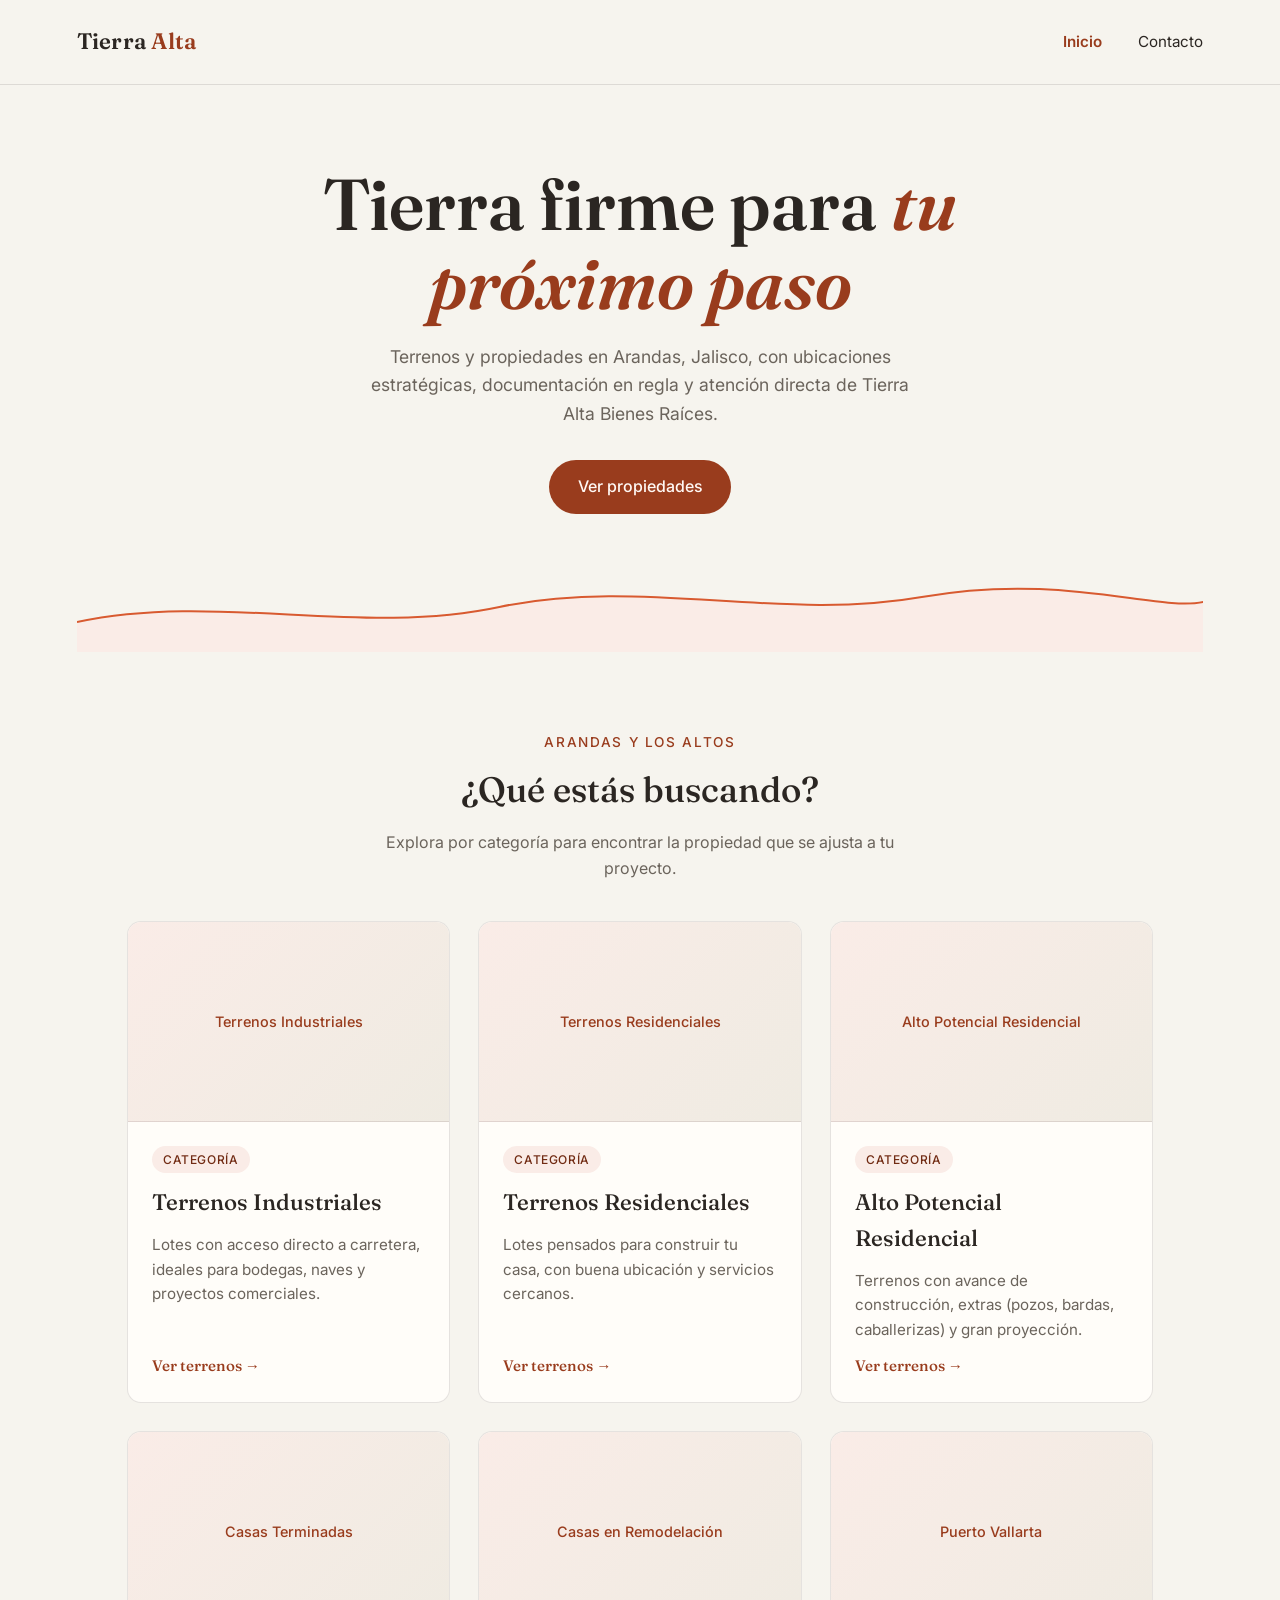
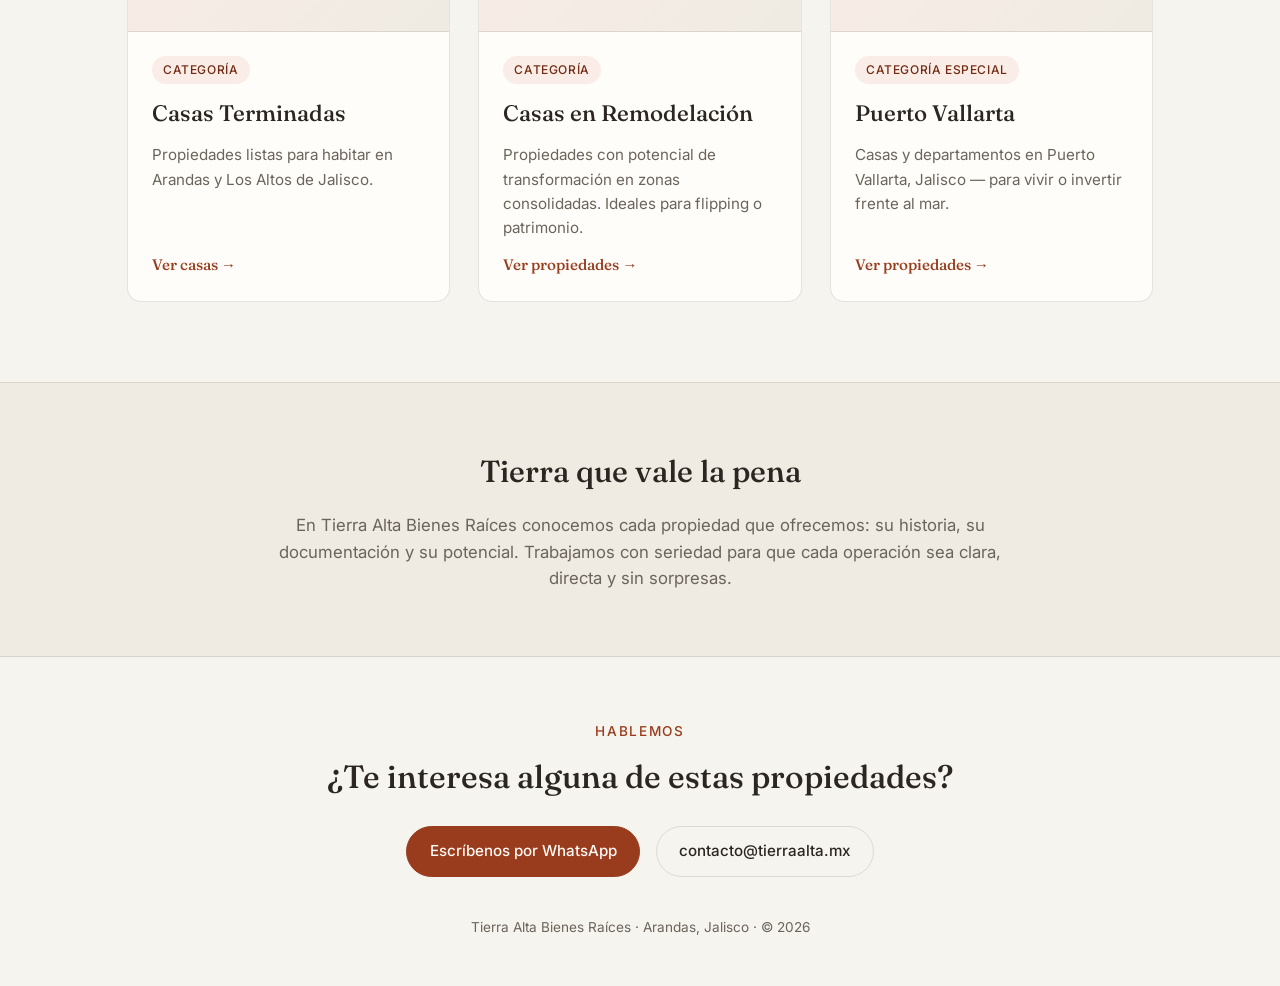
<file: index.html>
<!DOCTYPE html>
<html lang="es-MX">
<head>
<meta charset="UTF-8">
<meta name="viewport" content="width=device-width, initial-scale=1.0">
<title>Tierra Alta Bienes Raíces | Terrenos y propiedades en Arandas, Jalisco</title>
<meta name="description" content="Terrenos y propiedades en Arandas, Jalisco: lotes industriales, residenciales, de alto potencial, casas terminadas y propiedades en Puerto Vallarta.">
<link rel="preconnect" href="https://fonts.googleapis.com">
<link rel="preconnect" href="https://fonts.gstatic.com" crossorigin>
<link href="https://fonts.googleapis.com/css2?family=Fraunces:opsz,wght@9..144,400;9..144,500;9..144,600&family=Inter:wght@400;500;600&display=swap" rel="stylesheet">
<link rel="stylesheet" href="styles.css">
</head>
<body>

<header>
  <a class="logo" href="index.html">Tierra <span>Alta</span></a>
  <nav>
    <a href="index.html" class="active">Inicio</a>
    <a href="#contacto">Contacto</a>
  </nav>
</header>

<section class="hero hero-lg">
  <h1>Tierra firme para <em>tu próximo paso</em></h1>
  <p>Terrenos y propiedades en Arandas, Jalisco, con ubicaciones estratégicas, documentación en regla y atención directa de Tierra Alta Bienes Raíces.</p>
  <a href="#categorias" class="hero-cta">Ver propiedades</a>

  <svg class="horizon" viewBox="0 0 1200 90" preserveAspectRatio="none" aria-hidden="true">
    <path class="fill" d="M0,60 C150,30 300,75 450,45 C600,15 750,60 900,35 C1050,10 1150,50 1200,40 L1200,90 L0,90 Z"></path>
    <path d="M0,60 C150,30 300,75 450,45 C600,15 750,60 900,35 C1050,10 1150,50 1200,40"></path>
  </svg>
</section>

<section class="content" id="categorias">
  <div class="section-head">
    <span class="eyebrow">Arandas y Los Altos</span>
    <h2>¿Qué estás buscando?</h2>
    <p>Explora por categoría para encontrar la propiedad que se ajusta a tu proyecto.</p>
  </div>
  <div class="grid">

    <a class="card linkable" href="industrial.html">
      <div class="card-img">Terrenos Industriales</div>
      <div class="card-body">
        <span class="card-tag">Categoría</span>
        <h3>Terrenos Industriales</h3>
        <p class="desc">Lotes con acceso directo a carretera, ideales para bodegas, naves y proyectos comerciales.</p>
        <span class="card-arrow">Ver terrenos →</span>
      </div>
    </a>

    <a class="card linkable" href="residencial.html">
      <div class="card-img">Terrenos Residenciales</div>
      <div class="card-body">
        <span class="card-tag">Categoría</span>
        <h3>Terrenos Residenciales</h3>
        <p class="desc">Lotes pensados para construir tu casa, con buena ubicación y servicios cercanos.</p>
        <span class="card-arrow">Ver terrenos →</span>
      </div>
    </a>

    <a class="card linkable" href="alto-potencial.html">
      <div class="card-img">Alto Potencial Residencial</div>
      <div class="card-body">
        <span class="card-tag">Categoría</span>
        <h3>Alto Potencial Residencial</h3>
        <p class="desc">Terrenos con avance de construcción, extras (pozos, bardas, caballerizas) y gran proyección.</p>
        <span class="card-arrow">Ver terrenos →</span>
      </div>
    </a>

    <a class="card linkable" href="casas.html">
      <div class="card-img">Casas Terminadas</div>
      <div class="card-body">
        <span class="card-tag">Categoría</span>
        <h3>Casas Terminadas</h3>
        <p class="desc">Propiedades listas para habitar en Arandas y Los Altos de Jalisco.</p>
        <span class="card-arrow">Ver casas →</span>
      </div>
    </a>

    <a class="card linkable" href="remodelacion.html">
      <div class="card-img">Casas en Remodelación</div>
      <div class="card-body">
        <span class="card-tag">Categoría</span>
        <h3>Casas en Remodelación</h3>
        <p class="desc">Propiedades con potencial de transformación en zonas consolidadas. Ideales para flipping o patrimonio.</p>
        <span class="card-arrow">Ver propiedades →</span>
      </div>
    </a>

    <a class="card linkable" href="vallarta.html">
      <div class="card-img">Puerto Vallarta</div>
      <div class="card-body">
        <span class="card-tag">Categoría especial</span>
        <h3>Puerto Vallarta</h3>
        <p class="desc">Casas y departamentos en Puerto Vallarta, Jalisco — para vivir o invertir frente al mar.</p>
        <span class="card-arrow">Ver propiedades →</span>
      </div>
    </a>

  </div>
</section>

<section class="about">
  <div class="about-inner">
    <h2>Tierra que vale la pena</h2>
    <p>En Tierra Alta Bienes Raíces conocemos cada propiedad que ofrecemos: su historia, su documentación y su potencial. Trabajamos con seriedad para que cada operación sea clara, directa y sin sorpresas.</p>
  </div>
</section>

<footer id="contacto">
  <span class="eyebrow">Hablemos</span>
  <h2>¿Te interesa alguna de estas propiedades?</h2>
  <div class="contact-row">
    <a class="primary" href="https://wa.me/5213318063860" target="_blank" rel="noopener">Escríbenos por WhatsApp</a>
    <a href="mailto:contacto@tierraalta.mx">contacto@tierraalta.mx</a>
  </div>
  <p class="fineprint">Tierra Alta Bienes Raíces · Arandas, Jalisco · © 2026</p>
</footer>

</body>
</html>
</file>
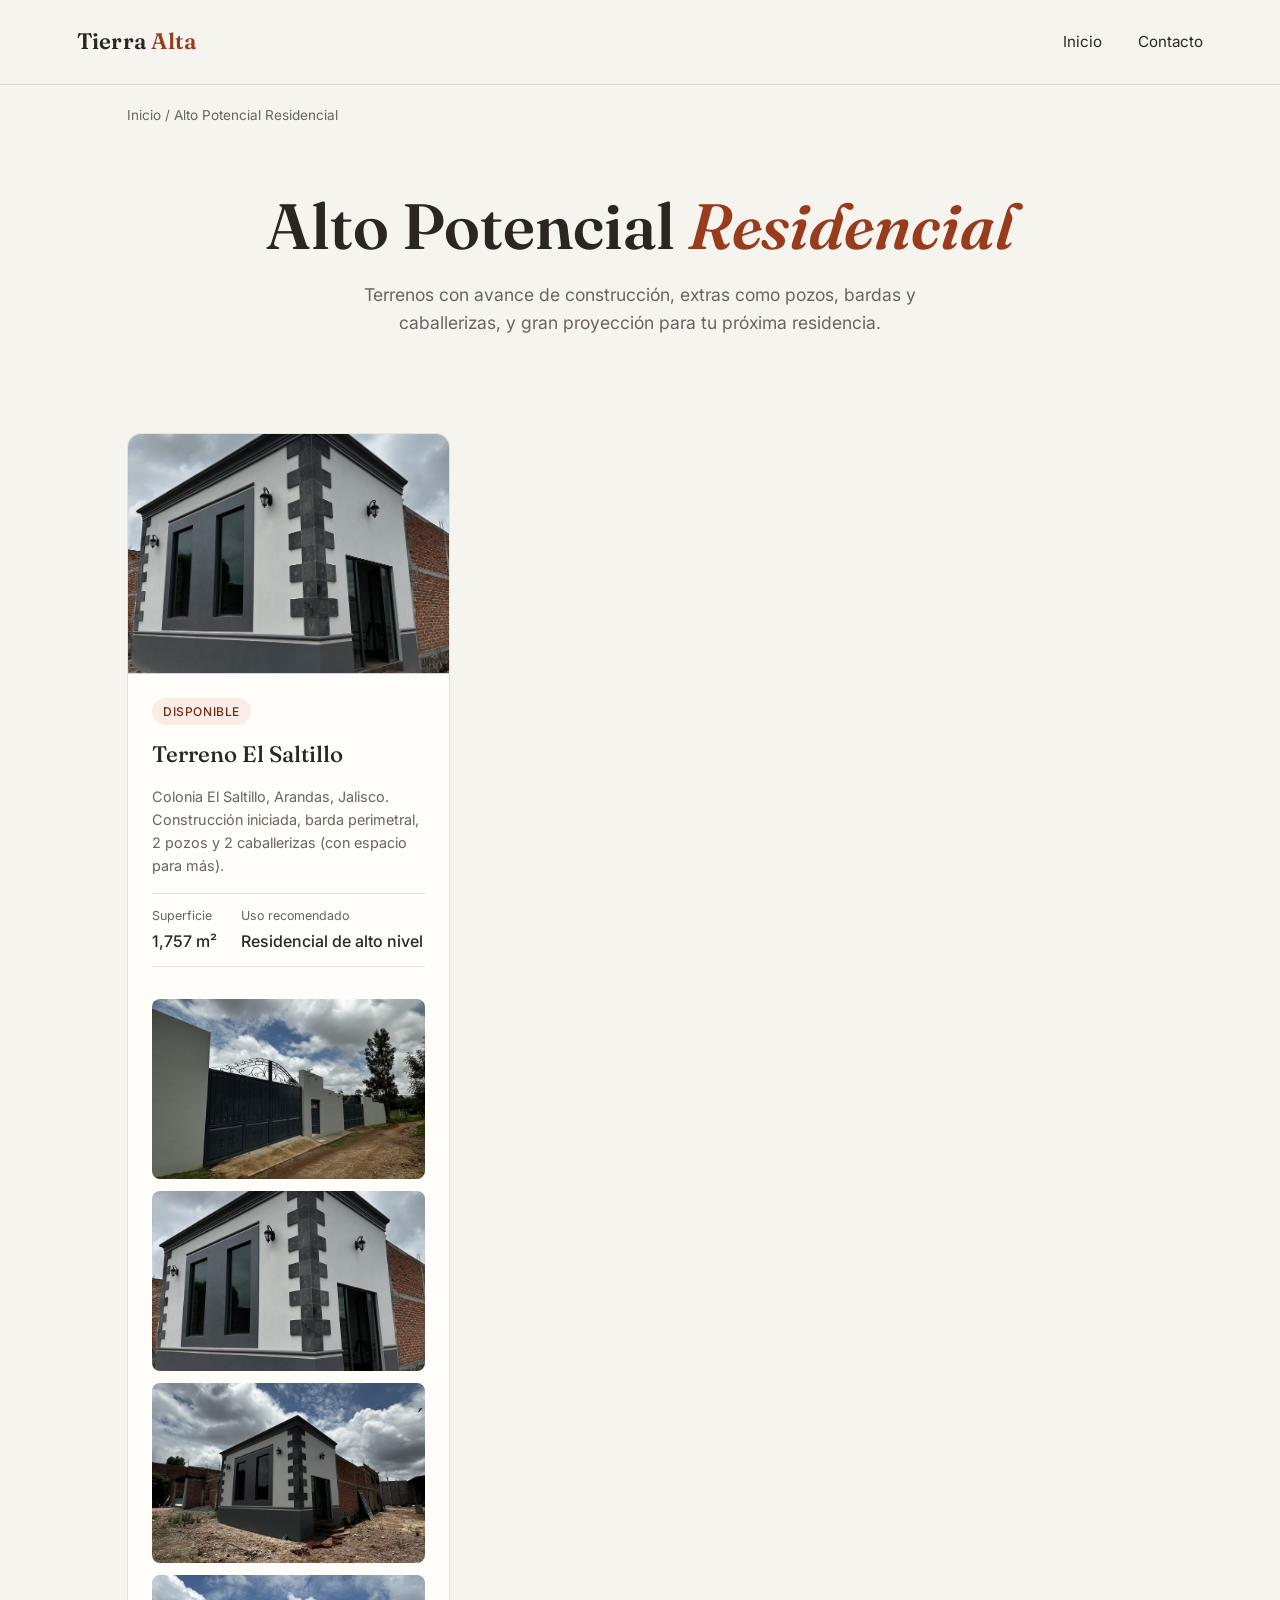
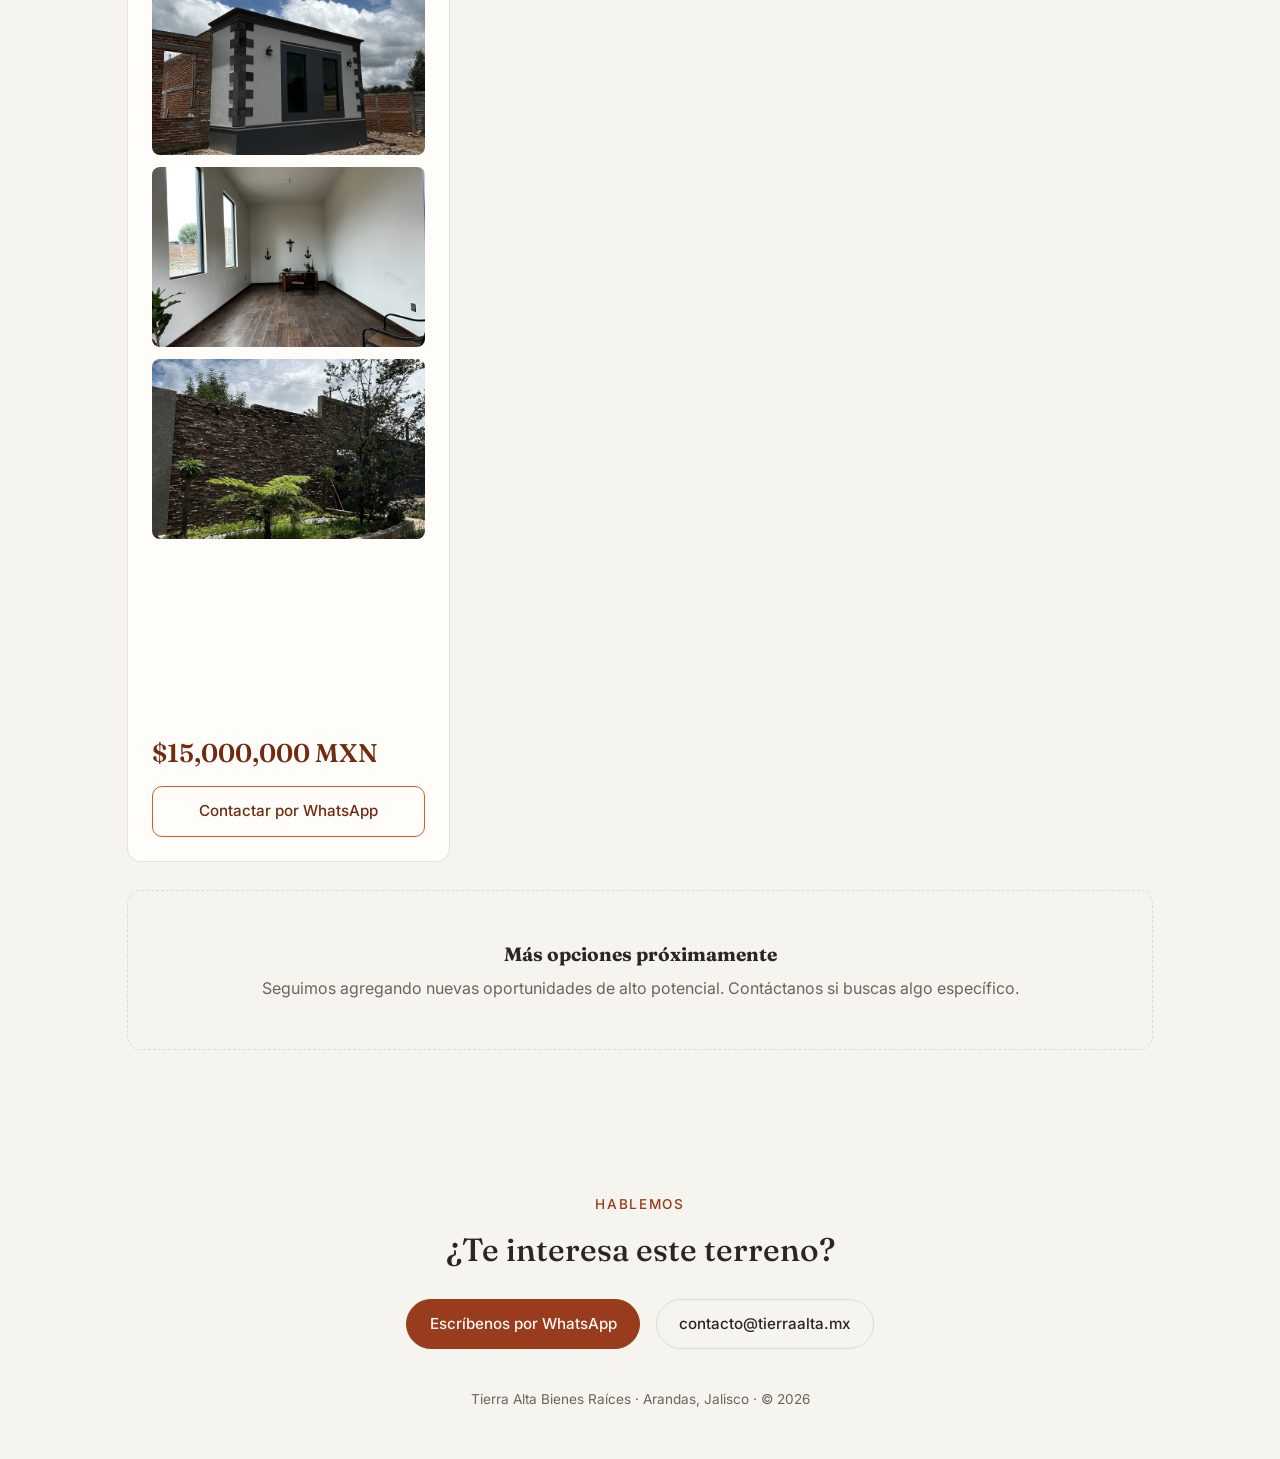
<file: alto-potencial.html>
<!DOCTYPE html>
<html lang="es-MX">
<head>
<meta charset="UTF-8">
<meta name="viewport" content="width=device-width, initial-scale=1.0">
<title>Alto Potencial Residencial | Tierra Alta Bienes Raíces</title>
<meta name="description" content="Terrenos con avance de construcción y gran potencial residencial en Arandas, Jalisco.">
<link rel="preconnect" href="https://fonts.googleapis.com">
<link rel="preconnect" href="https://fonts.gstatic.com" crossorigin>
<link href="https://fonts.googleapis.com/css2?family=Fraunces:opsz,wght@9..144,400;9..144,500;9..144,600&family=Inter:wght@400;500;600&display=swap" rel="stylesheet">
<link rel="stylesheet" href="styles.css">
<style>
  .card-img img { width: 100%; height: 100%; object-fit: cover; display: block; }
  .card-img { padding: 0; overflow: hidden; }
  .galeria { display: grid; grid-template-columns: repeat(auto-fit, minmax(220px, 1fr)); gap: 0.75rem; margin-top: 1rem; }
  .galeria img { width: 100%; height: 180px; object-fit: cover; border-radius: 8px; cursor: pointer; transition: opacity 0.15s; }
  .galeria img:hover { opacity: 0.85; }
  .video-wrap { position: relative; padding-bottom: 56.25%; height: 0; overflow: hidden; margin-top: 1rem; border-radius: 8px; }
  .video-wrap iframe { position: absolute; top: 0; left: 0; width: 100%; height: 100%; }
</style>
</head>
<body>

<header>
  <a class="logo" href="index.html">Tierra <span>Alta</span></a>
  <nav>
    <a href="index.html">Inicio</a>
    <a href="index.html#contacto">Contacto</a>
  </nav>
</header>

<div class="breadcrumb"><a href="index.html">Inicio</a> / Alto Potencial Residencial</div>

<section class="hero">
  <h1>Alto Potencial <em>Residencial</em></h1>
  <p>Terrenos con avance de construcción, extras como pozos, bardas y caballerizas, y gran proyección para tu próxima residencia.</p>
</section>

<section class="content">
  <div class="grid">

    <article class="card">
      <div class="card-img" style="height:240px;">
        <img src="saltillo-02-fachada-angulo.jpg" alt="Terreno El Saltillo - fachada con cantera">
      </div>
      <div class="card-body">
        <span class="card-tag">Disponible</span>
        <h3>Terreno El Saltillo</h3>
        <p class="location">Colonia El Saltillo, Arandas, Jalisco. Construcción iniciada, barda perimetral, 2 pozos y 2 caballerizas (con espacio para más).</p>
        <div class="specs">
          <div><span>Superficie</span><strong>1,757 m²</strong></div>
          <div><span>Uso recomendado</span><strong>Residencial de alto nivel</strong></div>
        </div>
        <div class="galeria">
          <img src="saltillo-01-acceso.jpg" alt="Acceso principal con portón">
          <img src="saltillo-02-fachada-angulo.jpg" alt="Fachada en ángulo con cantera">
          <img src="saltillo-03-fachada-frontal.jpg" alt="Fachada frontal">
          <img src="saltillo-05-fachada-posterior.jpg" alt="Vista posterior">
          <img src="saltillo-07-interior.jpg" alt="Interior con piso de madera">
          <img src="saltillo-08-jardin.jpg" alt="Jardín con muro de piedra">
        </div>
        <div class="video-wrap">
          <iframe src="https://www.youtube.com/embed/42xbegvJjGM" title="Terreno El Saltillo - Vista aérea" frameborder="0" allowfullscreen></iframe>
        </div>
        <p class="price">$15,000,000 MXN</p>
        <a class="card-btn" href="https://wa.me/5213318063860" target="_blank" rel="noopener">Contactar por WhatsApp</a>
      </div>
    </article>

    <div class="empty-state">
      <strong>Más opciones próximamente</strong>
      Seguimos agregando nuevas oportunidades de alto potencial. Contáctanos si buscas algo específico.
    </div>

  </div>
</section>

<footer id="contacto">
  <span class="eyebrow">Hablemos</span>
  <h2>¿Te interesa este terreno?</h2>
  <div class="contact-row">
    <a class="primary" href="https://wa.me/5213318063860" target="_blank" rel="noopener">Escríbenos por WhatsApp</a>
    <a href="mailto:contacto@tierraalta.mx">contacto@tierraalta.mx</a>
  </div>
  <p class="fineprint">Tierra Alta Bienes Raíces · Arandas, Jalisco · © 2026</p>
</footer>

</body>
</html>
</file>
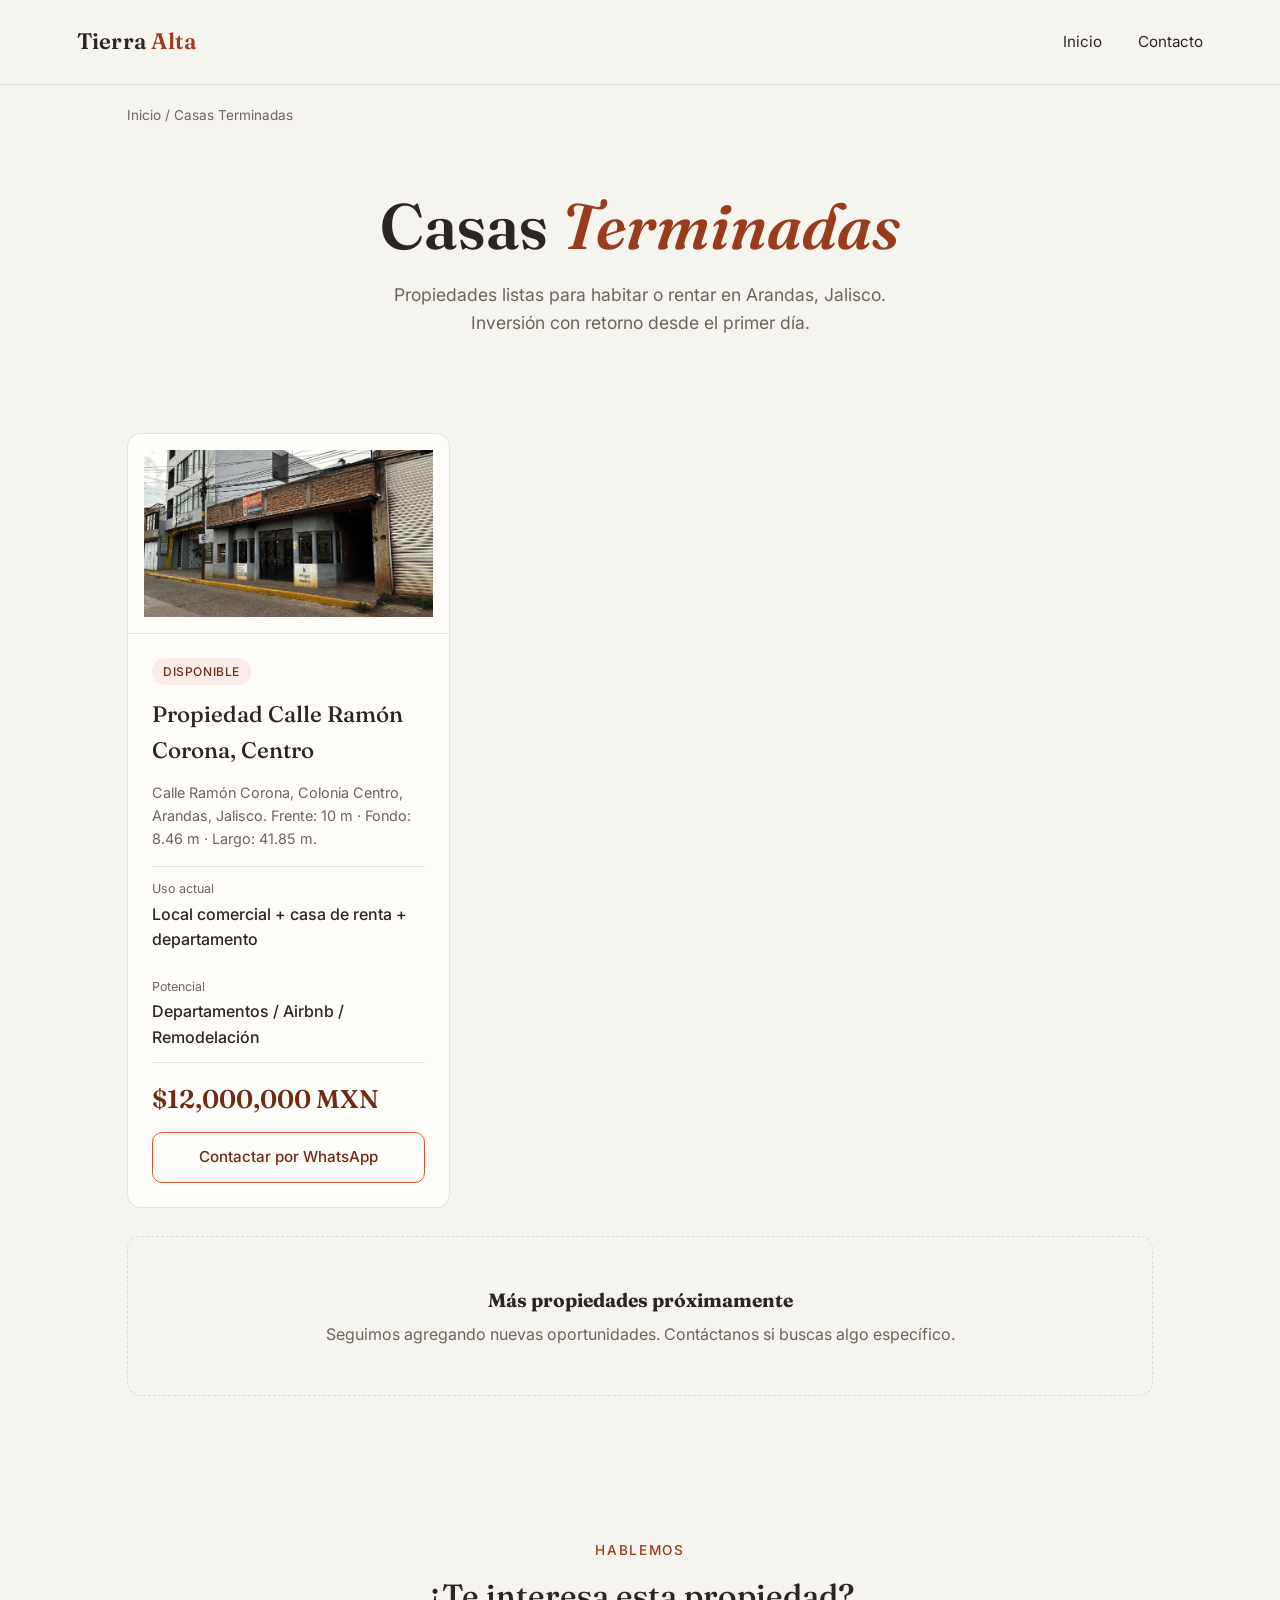
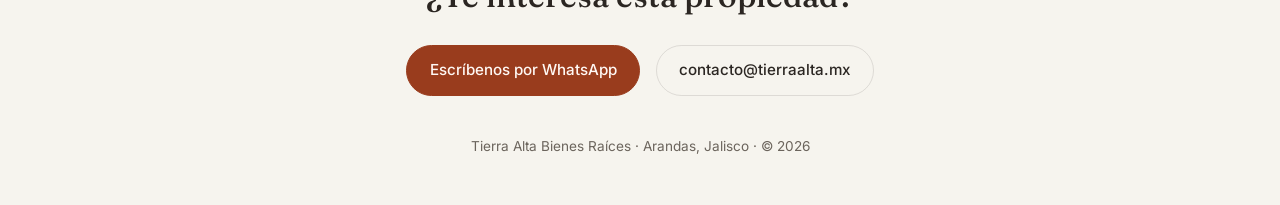
<file: casas.html>
<!DOCTYPE html>
<html lang="es-MX">
<head>
<meta charset="UTF-8">
<meta name="viewport" content="width=device-width, initial-scale=1.0">
<title>Casas Terminadas | Tierra Alta Bienes Raíces</title>
<meta name="description" content="Casas terminadas en venta en Arandas, Jalisco. Propiedades con potencial de renta e inversión en el centro de la ciudad.">
<link rel="preconnect" href="https://fonts.googleapis.com">
<link rel="preconnect" href="https://fonts.gstatic.com" crossorigin>
<link href="https://fonts.googleapis.com/css2?family=Fraunces:opsz,wght@9..144,400;9..144,500;9..144,600&family=Inter:wght@400;500;600&display=swap" rel="stylesheet">
<link rel="stylesheet" href="styles.css">
<style>
  .card-img img {
    width: 100%;
    height: 100%;
    object-fit: cover;
    display: block;
  }
  .card-img {
    background: none;
  }
</style>
</head>
<body>
<header>
  <a class="logo" href="index.html">Tierra <span>Alta</span></a>
  <nav>
    <a href="index.html">Inicio</a>
    <a href="index.html#contacto">Contacto</a>
  </nav>
</header>
<div class="breadcrumb"><a href="index.html">Inicio</a> / Casas Terminadas</div>
<section class="hero">
  <h1>Casas <em>Terminadas</em></h1>
  <p>Propiedades listas para habitar o rentar en Arandas, Jalisco. Inversión con retorno desde el primer día.</p>
</section>
<section class="content">
  <div class="grid">
    <article class="card">
      <div class="card-img">
        <img src="casas-ramon-corona.jpg" alt="Propiedad Calle Ramón Corona, Centro, Arandas">
      </div>
      <div class="card-body">
        <span class="card-tag">Disponible</span>
        <h3>Propiedad Calle Ramón Corona, Centro</h3>
        <p class="location">Calle Ramón Corona, Colonia Centro, Arandas, Jalisco. Frente: 10 m · Fondo: 8.46 m · Largo: 41.85 m.</p>
        <div class="specs">
          <div><span>Uso actual</span><strong>Local comercial + casa de renta + departamento</strong></div>
          <div><span>Potencial</span><strong>Departamentos / Airbnb / Remodelación</strong></div>
        </div>
        <p class="price">$12,000,000 MXN</p>
        <a class="card-btn" href="https://wa.me/5213318063860" target="_blank" rel="noopener">Contactar por WhatsApp</a>
      </div>
    </article>
    <div class="empty-state">
      <strong>Más propiedades próximamente</strong>
      Seguimos agregando nuevas oportunidades. Contáctanos si buscas algo específico.
    </div>
  </div>
</section>
<footer id="contacto">
  <span class="eyebrow">Hablemos</span>
  <h2>¿Te interesa esta propiedad?</h2>
  <div class="contact-row">
    <a class="primary" href="https://wa.me/5213318063860" target="_blank" rel="noopener">Escríbenos por WhatsApp</a>
    <a href="mailto:contacto@tierraalta.mx">contacto@tierraalta.mx</a>
  </div>
  <p class="fineprint">Tierra Alta Bienes Raíces · Arandas, Jalisco · © 2026</p>
</footer>
</body>
</html>
</file>
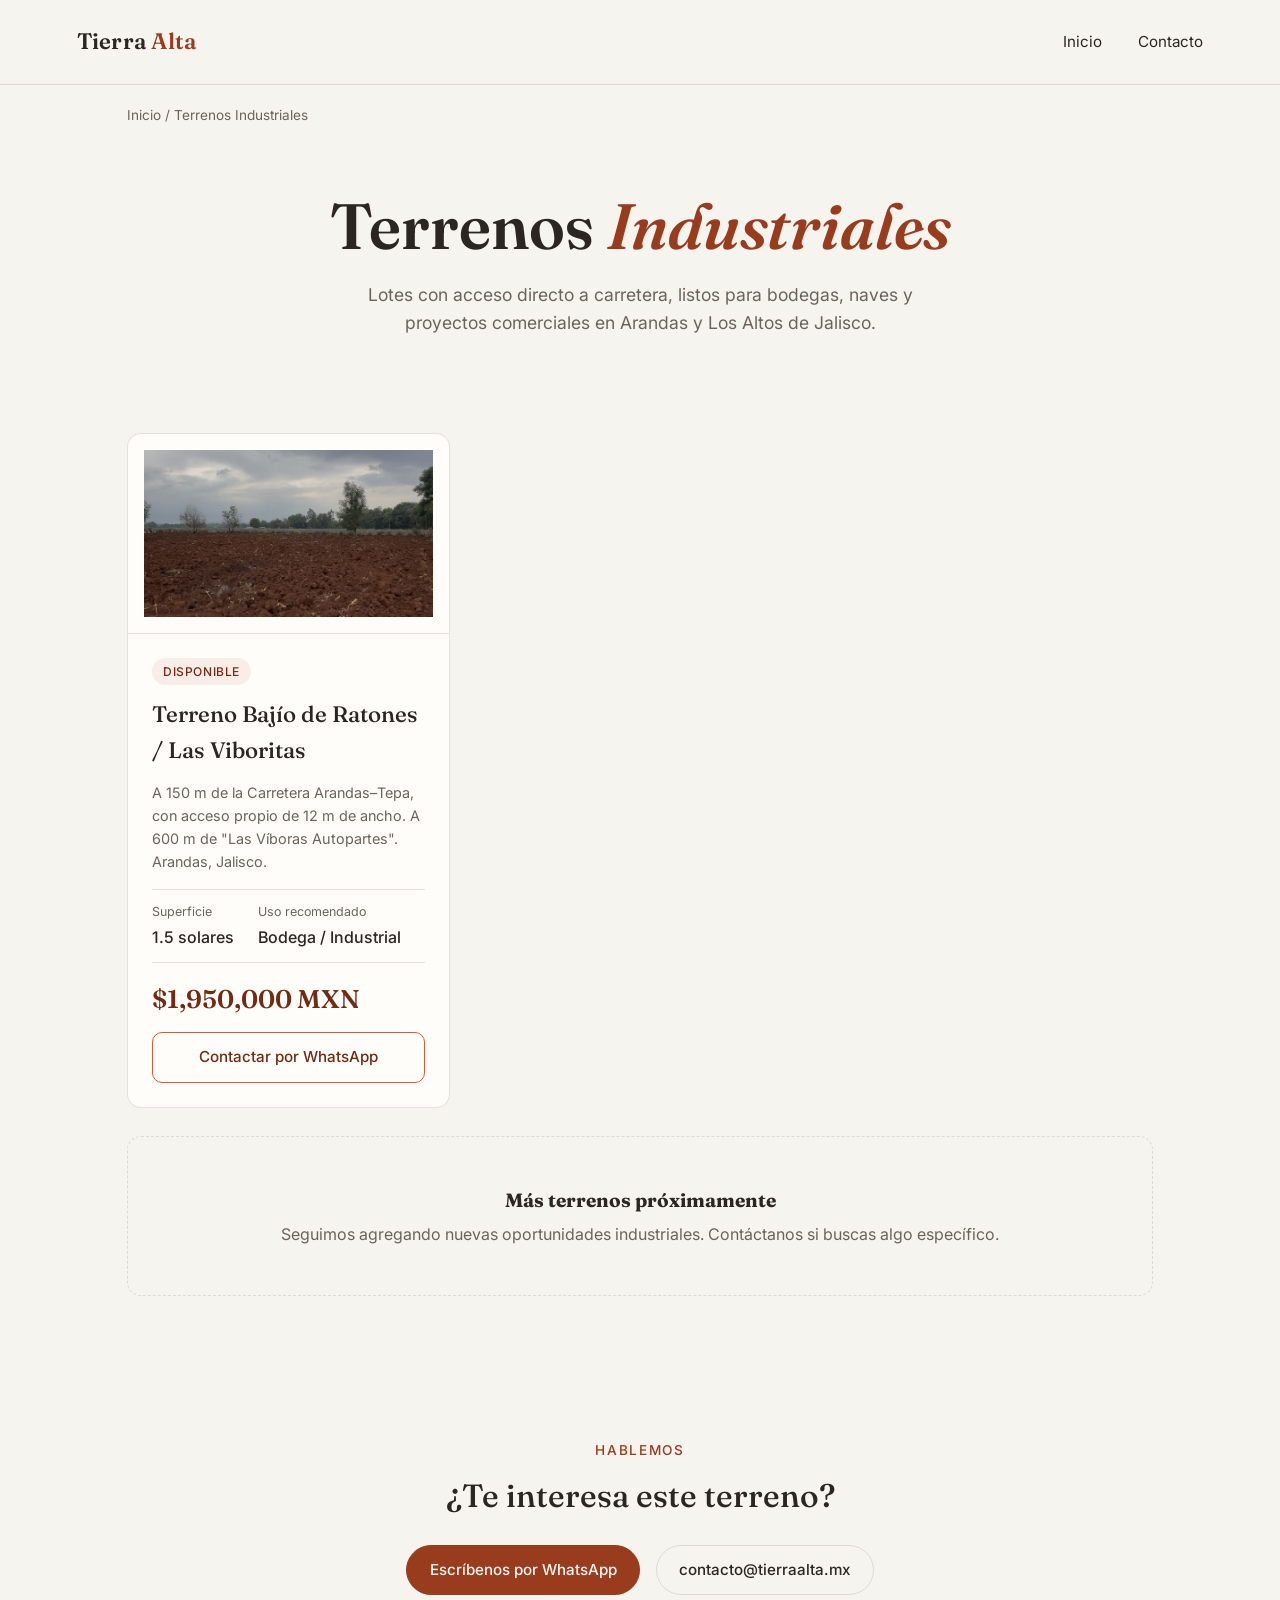
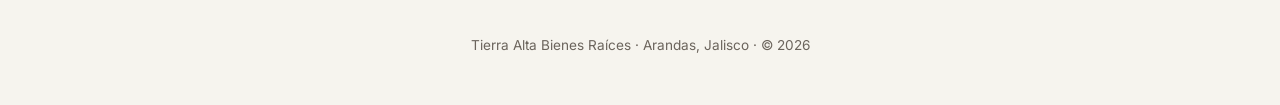
<file: industrial.html>
<!DOCTYPE html>
<html lang="es-MX">
<head>
<meta charset="UTF-8">
<meta name="viewport" content="width=device-width, initial-scale=1.0">
<title>Terrenos Industriales | Tierra Alta Bienes Raíces</title>
<meta name="description" content="Terrenos industriales en Arandas, Jalisco, con acceso a carretera, ideales para bodegas y naves comerciales.">
<link rel="preconnect" href="https://fonts.googleapis.com">
<link rel="preconnect" href="https://fonts.gstatic.com" crossorigin>
<link href="https://fonts.googleapis.com/css2?family=Fraunces:opsz,wght@9..144,400;9..144,500;9..144,600&family=Inter:wght@400;500;600&display=swap" rel="stylesheet">
<link rel="stylesheet" href="styles.css">
<style>
  .card-img img {
    width: 100%;
    height: 100%;
    object-fit: cover;
    display: block;
  }
  .card-img {
    background: none;
  }
</style>
</head>
<body>
<header>
  <a class="logo" href="index.html">Tierra <span>Alta</span></a>
  <nav>
    <a href="index.html">Inicio</a>
    <a href="index.html#contacto">Contacto</a>
  </nav>
</header>
<div class="breadcrumb"><a href="index.html">Inicio</a> / Terrenos Industriales</div>
<section class="hero">
  <h1>Terrenos <em>Industriales</em></h1>
  <p>Lotes con acceso directo a carretera, listos para bodegas, naves y proyectos comerciales en Arandas y Los Altos de Jalisco.</p>
</section>
<section class="content">
  <div class="grid">
    <article class="card">
      <div class="card-img">
        <img src="bajio-portada.jpg" alt="Terreno Bajío de Ratones, Arandas, Jalisco">
      </div>
      <div class="card-body">
        <span class="card-tag">Disponible</span>
        <h3>Terreno Bajío de Ratones / Las Viboritas</h3>
        <p class="location">A 150 m de la Carretera Arandas–Tepa, con acceso propio de 12 m de ancho. A 600 m de "Las Víboras Autopartes". Arandas, Jalisco.</p>
        <div class="specs">
          <div><span>Superficie</span><strong>1.5 solares</strong></div>
          <div><span>Uso recomendado</span><strong>Bodega / Industrial</strong></div>
        </div>
        <p class="price">$1,950,000 MXN</p>
        <a class="card-btn" href="https://wa.me/5213318063860" target="_blank" rel="noopener">Contactar por WhatsApp</a>
      </div>
    </article>
    <div class="empty-state">
      <strong>Más terrenos próximamente</strong>
      Seguimos agregando nuevas oportunidades industriales. Contáctanos si buscas algo específico.
    </div>
  </div>
</section>
<footer id="contacto">
  <span class="eyebrow">Hablemos</span>
  <h2>¿Te interesa este terreno?</h2>
  <div class="contact-row">
    <a class="primary" href="https://wa.me/5213318063860" target="_blank" rel="noopener">Escríbenos por WhatsApp</a>
    <a href="mailto:contacto@tierraalta.mx">contacto@tierraalta.mx</a>
  </div>
  <p class="fineprint">Tierra Alta Bienes Raíces · Arandas, Jalisco · © 2026</p>
</footer>
</body>
</html>
</file>
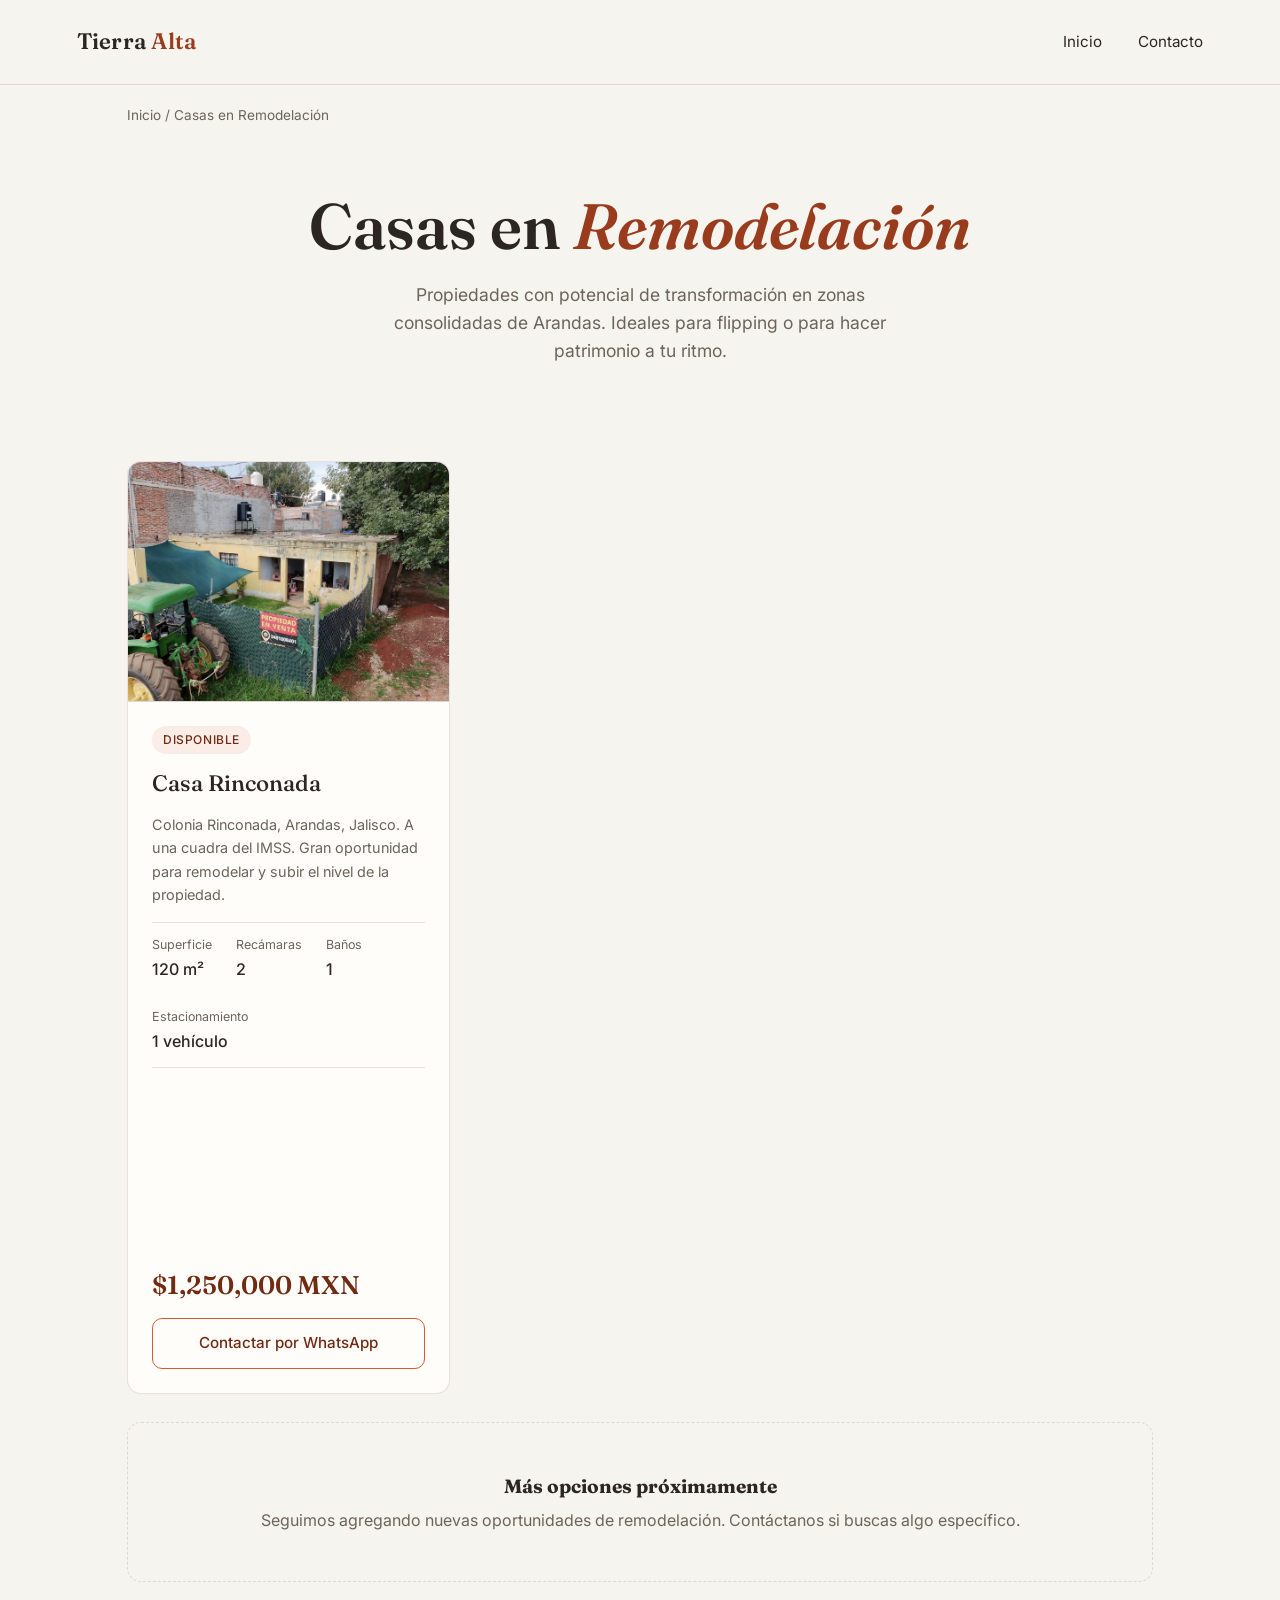
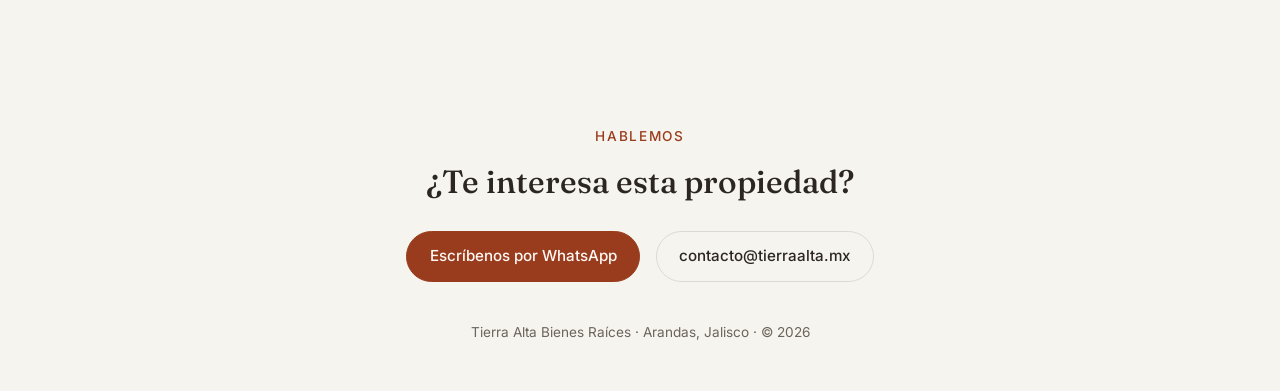
<file: remodelacion.html>
<!DOCTYPE html>
<html lang="es-MX">
<head>
<meta charset="UTF-8">
<meta name="viewport" content="width=device-width, initial-scale=1.0">
<title>Casas en Remodelación | Tierra Alta Bienes Raíces</title>
<meta name="description" content="Propiedades con potencial de remodelación en Arandas, Jalisco. Oportunidades para flipping o patrimonio a precio de intervención.">
<link rel="preconnect" href="https://fonts.googleapis.com">
<link rel="preconnect" href="https://fonts.gstatic.com" crossorigin>
<link href="https://fonts.googleapis.com/css2?family=Fraunces:opsz,wght@9..144,400;9..144,500;9..144,600&family=Inter:wght@400;500;600&display=swap" rel="stylesheet">
<link rel="stylesheet" href="styles.css">
<style>
  .card-img img { width: 100%; height: 100%; object-fit: cover; display: block; }
  .card-img { padding: 0; overflow: hidden; }
  .galeria { display: grid; grid-template-columns: repeat(auto-fit, minmax(220px, 1fr)); gap: 0.75rem; margin-top: 1rem; }
  .galeria img { width: 100%; height: 180px; object-fit: cover; border-radius: 8px; cursor: pointer; transition: opacity 0.15s; }
  .galeria img:hover { opacity: 0.85; }
  .video-wrap { position: relative; padding-bottom: 56.25%; height: 0; overflow: hidden; margin-top: 1rem; border-radius: 8px; }
  .video-wrap iframe { position: absolute; top: 0; left: 0; width: 100%; height: 100%; }
</style>
</head>
<body>

<header>
  <a class="logo" href="index.html">Tierra <span>Alta</span></a>
  <nav>
    <a href="index.html">Inicio</a>
    <a href="index.html#contacto">Contacto</a>
  </nav>
</header>

<div class="breadcrumb"><a href="index.html">Inicio</a> / Casas en Remodelación</div>

<section class="hero">
  <h1>Casas en <em>Remodelación</em></h1>
  <p>Propiedades con potencial de transformación en zonas consolidadas de Arandas. Ideales para flipping o para hacer patrimonio a tu ritmo.</p>
</section>

<section class="content">
  <div class="grid">

    <article class="card">
      <div class="card-img" style="height:240px;">
        <img src="rinconada-portada.jpg" alt="Casa en remodelación - Colonia Rinconada">
      </div>
      <div class="card-body">
        <span class="card-tag">Disponible</span>
        <h3>Casa Rinconada</h3>
        <p class="location">Colonia Rinconada, Arandas, Jalisco. A una cuadra del IMSS. Gran oportunidad para remodelar y subir el nivel de la propiedad.</p>
        <div class="specs">
          <div><span>Superficie</span><strong>120 m²</strong></div>
          <div><span>Recámaras</span><strong>2</strong></div>
          <div><span>Baños</span><strong>1</strong></div>
          <div><span>Estacionamiento</span><strong>1 vehículo</strong></div>
        </div>
        <div class="video-wrap">
          <iframe src="https://www.youtube.com/embed/1iIGWTShRc0" title="Casa Rinconada - Vista aérea" frameborder="0" allowfullscreen></iframe>
        </div>
        <p class="price">$1,250,000 MXN</p>
        <a class="card-btn" href="https://wa.me/5213318063860" target="_blank" rel="noopener">Contactar por WhatsApp</a>
      </div>
    </article>

    <div class="empty-state">
      <strong>Más opciones próximamente</strong>
      Seguimos agregando nuevas oportunidades de remodelación. Contáctanos si buscas algo específico.
    </div>

  </div>
</section>

<footer id="contacto">
  <span class="eyebrow">Hablemos</span>
  <h2>¿Te interesa esta propiedad?</h2>
  <div class="contact-row">
    <a class="primary" href="https://wa.me/5213318063860" target="_blank" rel="noopener">Escríbenos por WhatsApp</a>
    <a href="mailto:contacto@tierraalta.mx">contacto@tierraalta.mx</a>
  </div>
  <p class="fineprint">Tierra Alta Bienes Raíces · Arandas, Jalisco · © 2026</p>
</footer>

</body>
</html>
</file>
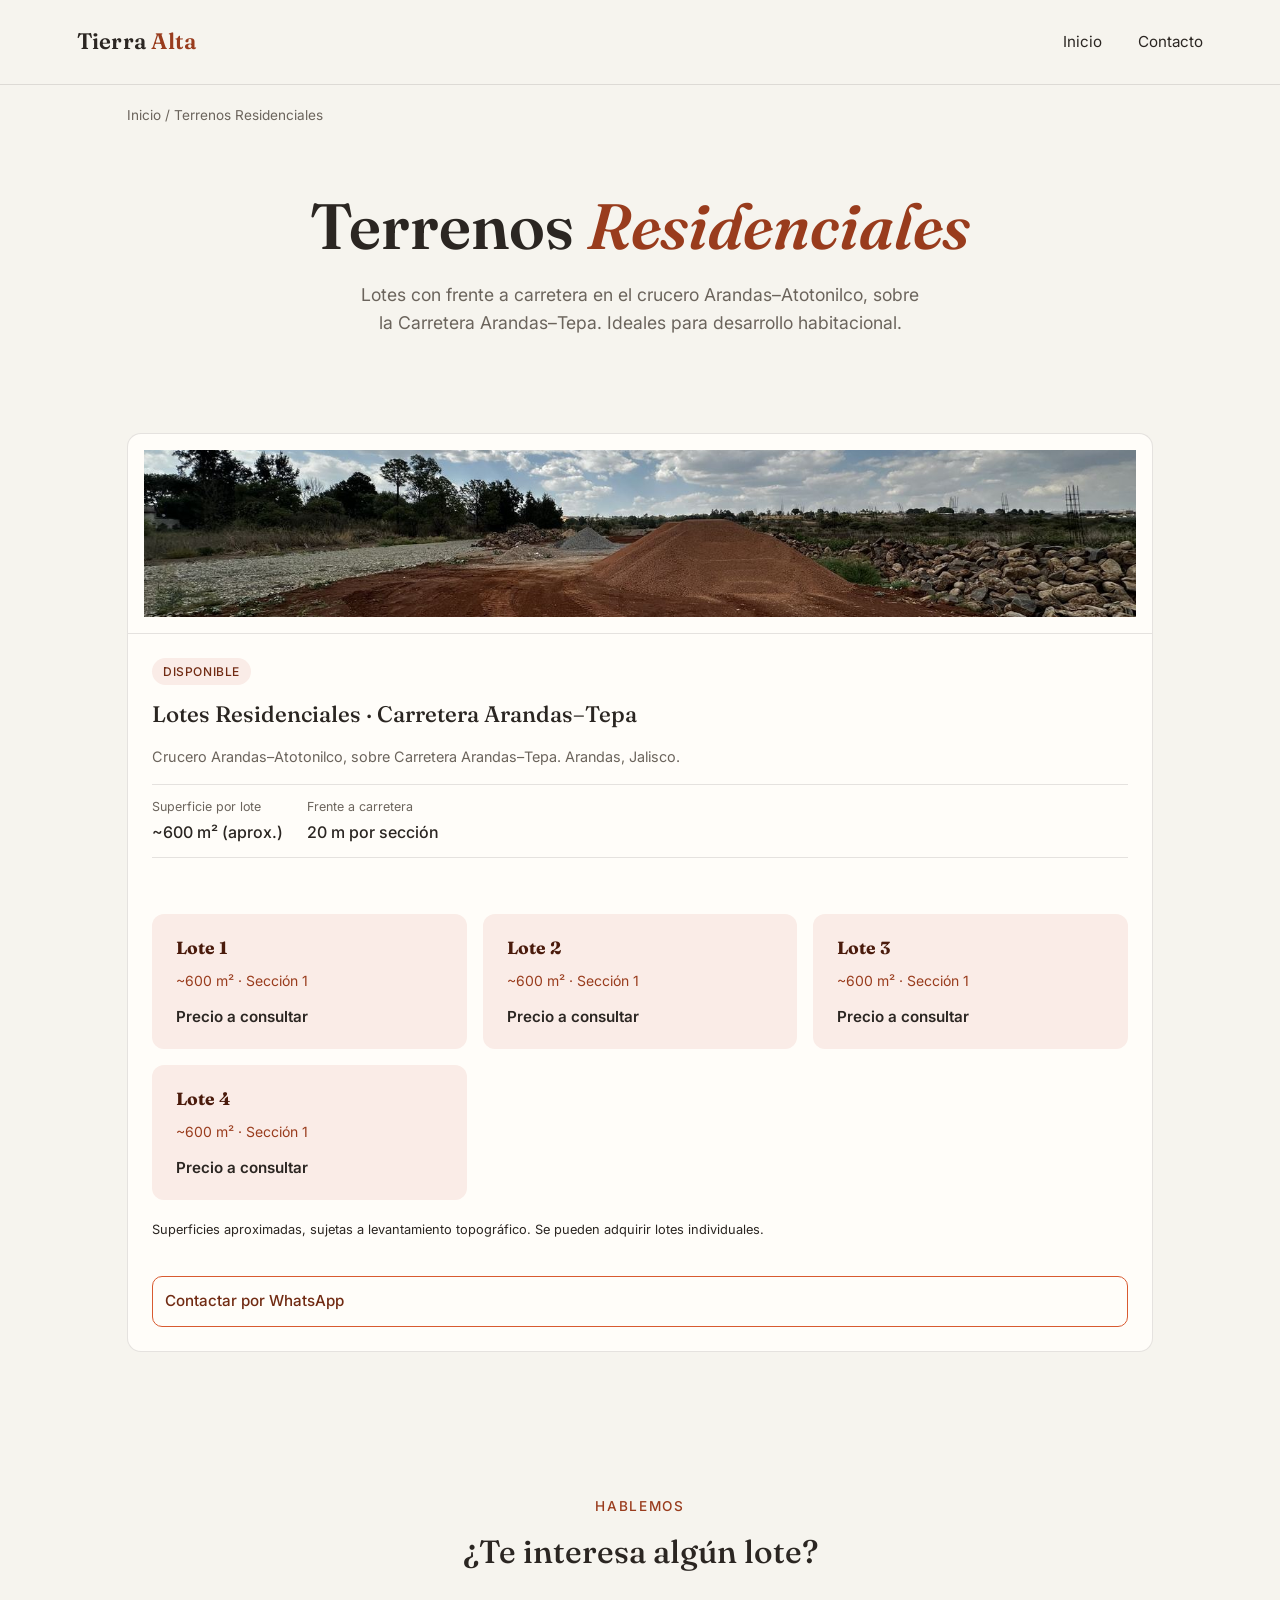
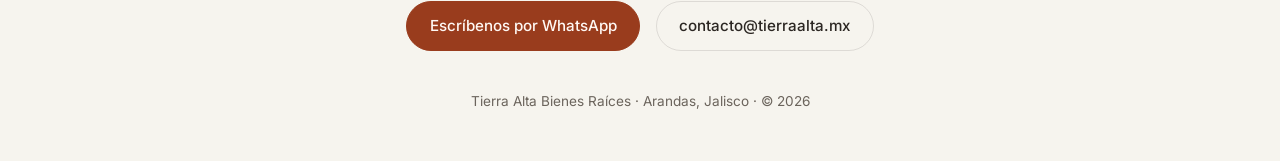
<file: residencial.html>
<!DOCTYPE html>
<html lang="es-MX">
<head>
<meta charset="UTF-8">
<meta name="viewport" content="width=device-width, initial-scale=1.0">
<title>Terrenos Residenciales | Tierra Alta Bienes Raíces</title>
<meta name="description" content="Lotes residenciales en venta en Arandas, Jalisco. Ubicados sobre Carretera Tepa–Arandas con acceso directo y excelente ubicación.">
<link rel="preconnect" href="https://fonts.googleapis.com">
<link rel="preconnect" href="https://fonts.gstatic.com" crossorigin>
<link href="https://fonts.googleapis.com/css2?family=Fraunces:opsz,wght@9..144,400;9..144,500;9..144,600&family=Inter:wght@400;500;600&display=swap" rel="stylesheet">
<link rel="stylesheet" href="styles.css">
<style>
  .card-img img {
    width: 100%;
    height: 100%;
    object-fit: cover;
    display: block;
  }
  .card-img {
    background: none;
  }
  .lotes-grid {
    display: grid;
    grid-template-columns: repeat(auto-fit, minmax(260px, 1fr));
    gap: 1rem;
    margin-top: 2.5rem;
  }
  .lote-card {
    border: 1px solid var(--clay-200);
    border-radius: 12px;
    padding: 1.25rem 1.5rem;
    background: var(--clay-50);
  }
  .lote-card h4 {
    font-family: 'Fraunces', serif;
    font-size: 1.1rem;
    margin: 0 0 0.5rem;
    color: var(--clay-900);
  }
  .lote-card .lote-specs {
    font-size: 0.875rem;
    color: var(--clay-600);
    margin: 0 0 0.75rem;
  }
  .lote-card .lote-price {
    font-weight: 600;
    color: var(--clay-700);
    font-size: 0.95rem;
    margin: 0;
  }
  .section-note {
    font-size: 0.8rem;
    color: var(--clay-500);
    margin-top: 0.5rem;
  }
</style>
</head>
<body>
<header>
  <a class="logo" href="index.html">Tierra <span>Alta</span></a>
  <nav>
    <a href="index.html">Inicio</a>
    <a href="index.html#contacto">Contacto</a>
  </nav>
</header>
<div class="breadcrumb"><a href="index.html">Inicio</a> / Terrenos Residenciales</div>
<section class="hero">
  <h1>Terrenos <em>Residenciales</em></h1>
  <p>Lotes con frente a carretera en el crucero Arandas–Atotonilco, sobre la Carretera Arandas–Tepa. Ideales para desarrollo habitacional.</p>
</section>
<section class="content">
  <div class="grid">
    <article class="card">
      <div class="card-img">
        <img src="residencial-tepa-portada.jpg" alt="Lotes residenciales Carretera Arandas–Tepa">
      </div>
      <div class="card-body">
        <span class="card-tag">Disponible</span>
        <h3>Lotes Residenciales · Carretera Arandas–Tepa</h3>
        <p class="location">Crucero Arandas–Atotonilco, sobre Carretera Arandas–Tepa. Arandas, Jalisco.</p>
        <div class="specs">
          <div><span>Superficie por lote</span><strong>~600 m² (aprox.)</strong></div>
          <div><span>Frente a carretera</span><strong>20 m por sección</strong></div>
        </div>

        <div class="lotes-grid">
          <div class="lote-card">
            <h4>Lote 1</h4>
            <p class="lote-specs">~600 m² · Sección 1</p>
            <p class="lote-price">Precio a consultar</p>
          </div>
          <div class="lote-card">
            <h4>Lote 2</h4>
            <p class="lote-specs">~600 m² · Sección 1</p>
            <p class="lote-price">Precio a consultar</p>
          </div>
          <div class="lote-card">
            <h4>Lote 3</h4>
            <p class="lote-specs">~600 m² · Sección 1</p>
            <p class="lote-price">Precio a consultar</p>
          </div>
          <div class="lote-card">
            <h4>Lote 4</h4>
            <p class="lote-specs">~600 m² · Sección 1</p>
            <p class="lote-price">Precio a consultar</p>
          </div>
        </div>
        <p class="section-note">Superficies aproximadas, sujetas a levantamiento topográfico. Se pueden adquirir lotes individuales.</p>

        <a class="card-btn" href="https://wa.me/5213318063860" target="_blank" rel="noopener" style="margin-top:1.5rem;display:inline-block;">Contactar por WhatsApp</a>
      </div>
    </article>
  </div>
</section>
<footer id="contacto">
  <span class="eyebrow">Hablemos</span>
  <h2>¿Te interesa algún lote?</h2>
  <div class="contact-row">
    <a class="primary" href="https://wa.me/5213318063860" target="_blank" rel="noopener">Escríbenos por WhatsApp</a>
    <a href="mailto:contacto@tierraalta.mx">contacto@tierraalta.mx</a>
  </div>
  <p class="fineprint">Tierra Alta Bienes Raíces · Arandas, Jalisco · © 2026</p>
</footer>
</body>
</html>
</file>
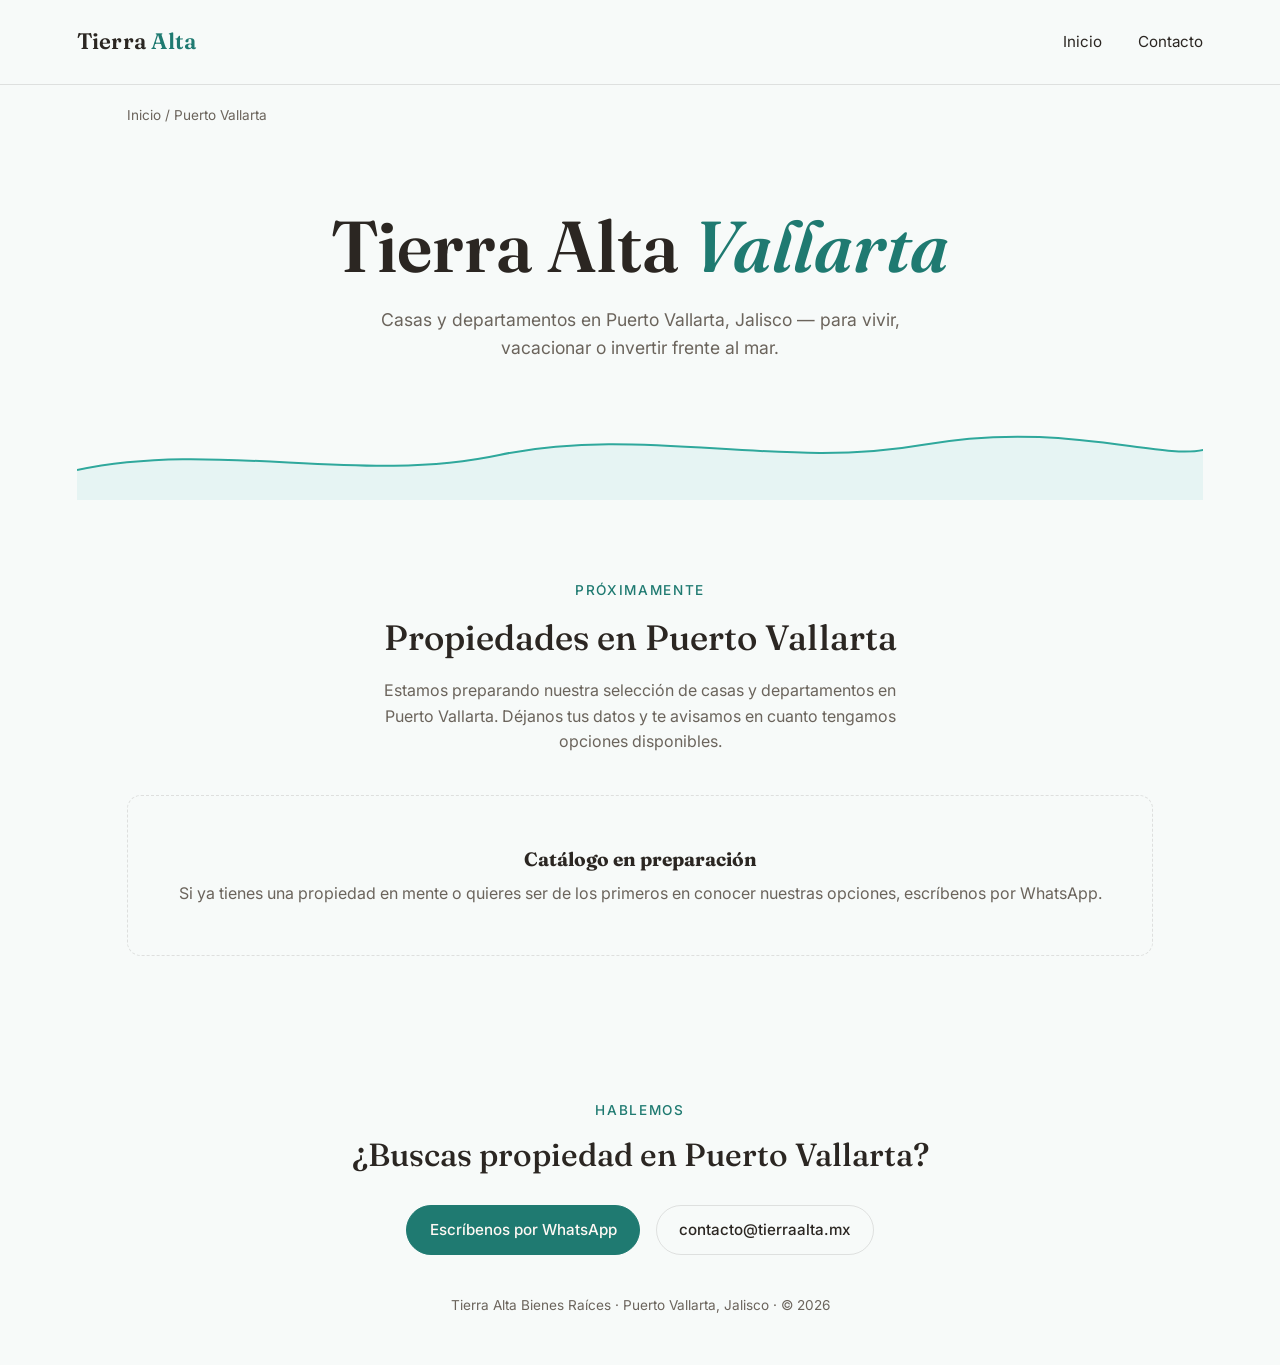
<file: vallarta.html>
<!DOCTYPE html>
<html lang="es-MX">
<head>
<meta charset="UTF-8">
<meta name="viewport" content="width=device-width, initial-scale=1.0">
<title>Puerto Vallarta | Tierra Alta Bienes Raíces</title>
<meta name="description" content="Casas y departamentos en venta en Puerto Vallarta, Jalisco, para vivir o invertir.">
<link rel="preconnect" href="https://fonts.googleapis.com">
<link rel="preconnect" href="https://fonts.gstatic.com" crossorigin>
<link href="https://fonts.googleapis.com/css2?family=Fraunces:opsz,wght@9..144,400;9..144,500;9..144,600&family=Inter:wght@400;500;600&display=swap" rel="stylesheet">
<link rel="stylesheet" href="styles.css">
</head>
<body class="vallarta">

<header>
  <a class="logo" href="index.html">Tierra <span>Alta</span></a>
  <nav>
    <a href="index.html">Inicio</a>
    <a href="index.html#contacto">Contacto</a>
  </nav>
</header>

<div class="breadcrumb"><a href="index.html">Inicio</a> / Puerto Vallarta</div>

<section class="hero hero-lg">
  <h1>Tierra Alta <em>Vallarta</em></h1>
  <p>Casas y departamentos en Puerto Vallarta, Jalisco — para vivir, vacacionar o invertir frente al mar.</p>

  <svg class="horizon" viewBox="0 0 1200 90" preserveAspectRatio="none" aria-hidden="true">
    <path class="fill" d="M0,60 C150,30 300,75 450,45 C600,15 750,60 900,35 C1050,10 1150,50 1200,40 L1200,90 L0,90 Z"></path>
    <path d="M0,60 C150,30 300,75 450,45 C600,15 750,60 900,35 C1050,10 1150,50 1200,40"></path>
  </svg>
</section>

<section class="content">
  <div class="section-head">
    <span class="eyebrow">Próximamente</span>
    <h2>Propiedades en Puerto Vallarta</h2>
    <p>Estamos preparando nuestra selección de casas y departamentos en Puerto Vallarta. Déjanos tus datos y te avisamos en cuanto tengamos opciones disponibles.</p>
  </div>
  <div class="grid">
    <div class="empty-state">
      <strong>Catálogo en preparación</strong>
      Si ya tienes una propiedad en mente o quieres ser de los primeros en conocer nuestras opciones, escríbenos por WhatsApp.
    </div>
  </div>
</section>

<footer id="contacto">
  <span class="eyebrow">Hablemos</span>
  <h2>¿Buscas propiedad en Puerto Vallarta?</h2>
  <div class="contact-row">
    <a class="primary" href="https://wa.me/5213318063860" target="_blank" rel="noopener">Escríbenos por WhatsApp</a>
    <a href="mailto:contacto@tierraalta.mx">contacto@tierraalta.mx</a>
  </div>
  <p class="fineprint">Tierra Alta Bienes Raíces · Puerto Vallarta, Jalisco · © 2026</p>
</footer>

</body>
</html>
</file>
<file: styles.css>
:root {
  --clay-50: #FAECE7;
  --clay-100: #F5C4B3;
  --clay-400: #D85A30;
  --clay-600: #993C1D;
  --clay-800: #712B13;
  --clay-900: #4A1B0C;
  --paper: #F6F4EE;
  --paper-alt: #EFEBE2;
  --ink: #2B2622;
  --ink-soft: #6B645C;
  --line: rgba(43,38,34,0.12);
}
* { margin: 0; padding: 0; box-sizing: border-box; }
body {
  font-family: 'Inter', sans-serif;
  background: var(--paper);
  color: var(--ink);
  line-height: 1.6;
}
.display { font-family: 'Fraunces', serif; }

/* Header */
header {
  display: flex;
  align-items: center;
  justify-content: space-between;
  padding: 1.5rem 6%;
  border-bottom: 1px solid var(--line);
}
.logo {
  font-family: 'Fraunces', serif;
  font-size: 1.4rem;
  font-weight: 600;
  letter-spacing: 0.01em;
  text-decoration: none;
  color: var(--ink);
}
.logo span { color: var(--clay-600); }
nav a {
  font-size: 0.95rem;
  color: var(--ink);
  text-decoration: none;
  margin-left: 2rem;
}
nav a:hover { color: var(--clay-600); }
nav a.active { color: var(--clay-600); font-weight: 600; }

/* Breadcrumb */
.breadcrumb {
  max-width: 1180px;
  margin: 0 auto;
  padding: 1.25rem 6% 0;
  font-size: 0.85rem;
  color: var(--ink-soft);
}
.breadcrumb a { color: var(--ink-soft); text-decoration: none; }
.breadcrumb a:hover { color: var(--clay-600); }

/* Hero */
.hero {
  position: relative;
  padding: 4rem 6% 3rem;
  text-align: center;
  overflow: hidden;
}
.hero.hero-lg { padding: 5rem 6% 4rem; }
.hero h1 {
  font-family: 'Fraunces', serif;
  font-size: clamp(2.2rem, 5.5vw, 4rem);
  font-weight: 600;
  line-height: 1.1;
  max-width: 850px;
  margin: 0 auto 1.25rem;
}
.hero.hero-lg h1 { font-size: clamp(2.5rem, 6vw, 4.5rem); }
.hero h1 em { font-style: italic; color: var(--clay-600); }
.hero p {
  font-size: 1.1rem;
  color: var(--ink-soft);
  max-width: 560px;
  margin: 0 auto 2rem;
}
.hero-cta {
  display: inline-flex;
  align-items: center;
  gap: 0.5rem;
  background: var(--clay-600);
  color: #FFF8F4;
  padding: 0.9rem 1.8rem;
  border-radius: 999px;
  font-weight: 500;
  text-decoration: none;
  font-size: 1rem;
  transition: background 0.15s ease;
}
.hero-cta:hover { background: var(--clay-800); }
.hero-cta.ghost {
  background: transparent;
  border: 1px solid var(--clay-400);
  color: var(--clay-800);
}
.hero-cta.ghost:hover { background: var(--clay-50); }

.horizon {
  width: 100%;
  height: 90px;
  display: block;
  margin-top: 3rem;
}
.horizon path { fill: none; stroke: var(--clay-400); stroke-width: 2; }
.horizon .fill { fill: var(--clay-50); stroke: none; }

/* Section headers */
.section-head {
  margin-bottom: 2.5rem;
  text-align: center;
}
.section-head .eyebrow {
  font-size: 0.85rem;
  letter-spacing: 0.12em;
  text-transform: uppercase;
  color: var(--clay-600);
  font-weight: 500;
  margin-bottom: 0.5rem;
  display: block;
}
.section-head h2 {
  font-family: 'Fraunces', serif;
  font-size: 2.2rem;
  font-weight: 500;
}
.section-head p {
  color: var(--ink-soft);
  max-width: 560px;
  margin: 0.75rem auto 0;
}

/* Generic content section */
.content {
  padding: 1rem 6% 5rem;
  max-width: 1180px;
  margin: 0 auto;
}

/* Grid + Cards */
.grid {
  display: grid;
  grid-template-columns: repeat(auto-fit, minmax(300px, 1fr));
  gap: 1.75rem;
}
.card {
  background: #FFFDF9;
  border: 1px solid var(--line);
  border-radius: 14px;
  overflow: hidden;
  display: flex;
  flex-direction: column;
  text-decoration: none;
  color: var(--ink);
  transition: transform 0.15s ease, box-shadow 0.15s ease;
}
.card.linkable:hover {
  transform: translateY(-3px);
  box-shadow: 0 10px 30px rgba(43,38,34,0.08);
}
.card-img {
  height: 200px;
  background: linear-gradient(135deg, var(--clay-50), var(--paper-alt));
  display: flex;
  align-items: center;
  justify-content: center;
  color: var(--clay-600);
  font-size: 0.9rem;
  font-weight: 500;
  border-bottom: 1px solid var(--line);
  text-align: center;
  padding: 1rem;
}
.card-body {
  padding: 1.5rem;
  display: flex;
  flex-direction: column;
  gap: 0.75rem;
  flex: 1;
}
.card-tag {
  display: inline-block;
  font-size: 0.75rem;
  font-weight: 500;
  letter-spacing: 0.05em;
  text-transform: uppercase;
  color: var(--clay-800);
  background: var(--clay-50);
  padding: 0.25rem 0.7rem;
  border-radius: 999px;
  width: fit-content;
}
.card-tag.muted {
  color: var(--ink-soft);
  background: var(--paper-alt);
}
.card h3 {
  font-family: 'Fraunces', serif;
  font-size: 1.4rem;
  font-weight: 500;
}
.card .location {
  font-size: 0.9rem;
  color: var(--ink-soft);
}
.card .specs {
  display: flex;
  gap: 1.5rem;
  font-size: 0.9rem;
  padding: 0.75rem 0;
  border-top: 1px solid var(--line);
  border-bottom: 1px solid var(--line);
  margin: 0.25rem 0;
  flex-wrap: wrap;
}
.card .specs div span {
  display: block;
  color: var(--ink-soft);
  font-size: 0.78rem;
  margin-bottom: 0.15rem;
}
.card .specs div strong { font-size: 1rem; font-weight: 500; }
.card .price {
  font-family: 'Fraunces', serif;
  font-size: 1.6rem;
  font-weight: 600;
  color: var(--clay-800);
}
.card .desc {
  font-size: 0.95rem;
  color: var(--ink-soft);
}
.card-btn {
  margin-top: auto;
  display: flex;
  align-items: center;
  justify-content: center;
  gap: 0.5rem;
  border: 1px solid var(--clay-400);
  color: var(--clay-800);
  background: transparent;
  padding: 0.75rem;
  border-radius: 10px;
  text-decoration: none;
  font-weight: 500;
  font-size: 0.95rem;
  transition: background 0.15s ease;
}
.card-btn:hover { background: var(--clay-50); }
.card-arrow {
  margin-top: auto;
  font-family: 'Fraunces', serif;
  font-size: 0.95rem;
  font-weight: 500;
  color: var(--clay-600);
}

/* Empty state */
.empty-state {
  text-align: center;
  padding: 3rem 2rem;
  border: 1px dashed var(--line);
  border-radius: 14px;
  color: var(--ink-soft);
  grid-column: 1 / -1;
}
.empty-state strong { color: var(--ink); display: block; margin-bottom: 0.4rem; font-family: 'Fraunces', serif; font-size: 1.2rem; }

/* About strip */
.about {
  background: var(--paper-alt);
  padding: 4rem 6%;
  border-top: 1px solid var(--line);
  border-bottom: 1px solid var(--line);
}
.about-inner { max-width: 760px; margin: 0 auto; text-align: center; }
.about h2 {
  font-family: 'Fraunces', serif;
  font-size: 1.9rem;
  font-weight: 500;
  margin-bottom: 1rem;
}
.about p { color: var(--ink-soft); font-size: 1.05rem; }

/* Footer */
footer { padding: 4rem 6% 3rem; text-align: center; }
footer .eyebrow {
  font-size: 0.85rem;
  letter-spacing: 0.12em;
  text-transform: uppercase;
  color: var(--clay-600);
  font-weight: 500;
  margin-bottom: 0.5rem;
  display: block;
}
footer h2 {
  font-family: 'Fraunces', serif;
  font-size: 2rem;
  font-weight: 500;
  margin-bottom: 1.5rem;
}
.contact-row {
  display: flex;
  justify-content: center;
  gap: 1rem;
  flex-wrap: wrap;
  margin-bottom: 2.5rem;
}
.contact-row a {
  display: inline-flex;
  align-items: center;
  gap: 0.5rem;
  border: 1px solid var(--line);
  padding: 0.75rem 1.4rem;
  border-radius: 999px;
  text-decoration: none;
  color: var(--ink);
  font-size: 0.95rem;
  font-weight: 500;
}
.contact-row a.primary {
  background: var(--clay-600);
  border-color: var(--clay-600);
  color: #FFF8F4;
}
footer .fineprint { font-size: 0.85rem; color: var(--ink-soft); }

/* Vallarta theme override */
body.vallarta {
  --clay-50: #E6F4F3;
  --clay-100: #BFE5E2;
  --clay-400: #2FA89C;
  --clay-600: #1F7A71;
  --clay-800: #155A53;
  --clay-900: #0F3F3A;
  --paper: #F7FAF9;
  --paper-alt: #EAF3F1;
}

@media (max-width: 640px) {
  header { padding: 1.25rem 5%; }
  nav a { margin-left: 1rem; font-size: 0.85rem; }
  .hero { padding: 3rem 5% 2rem; }
}
</file>
